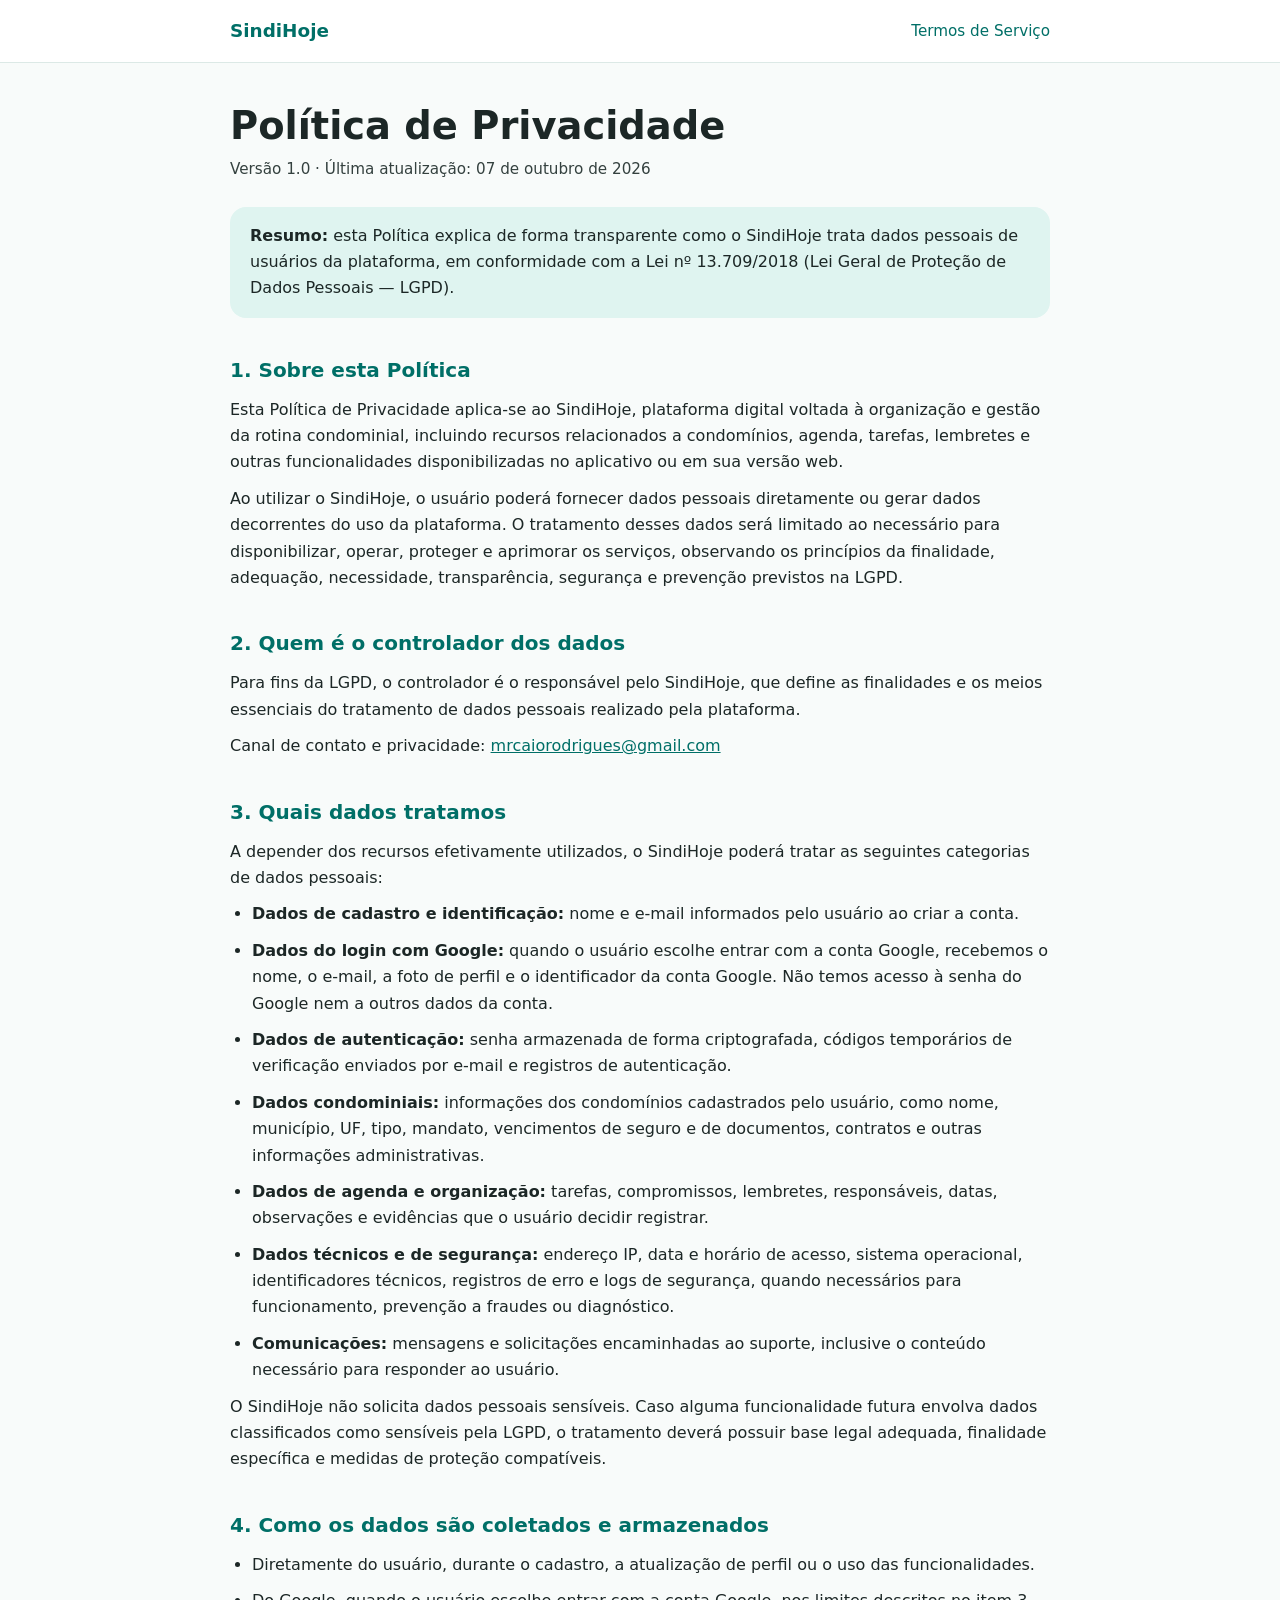
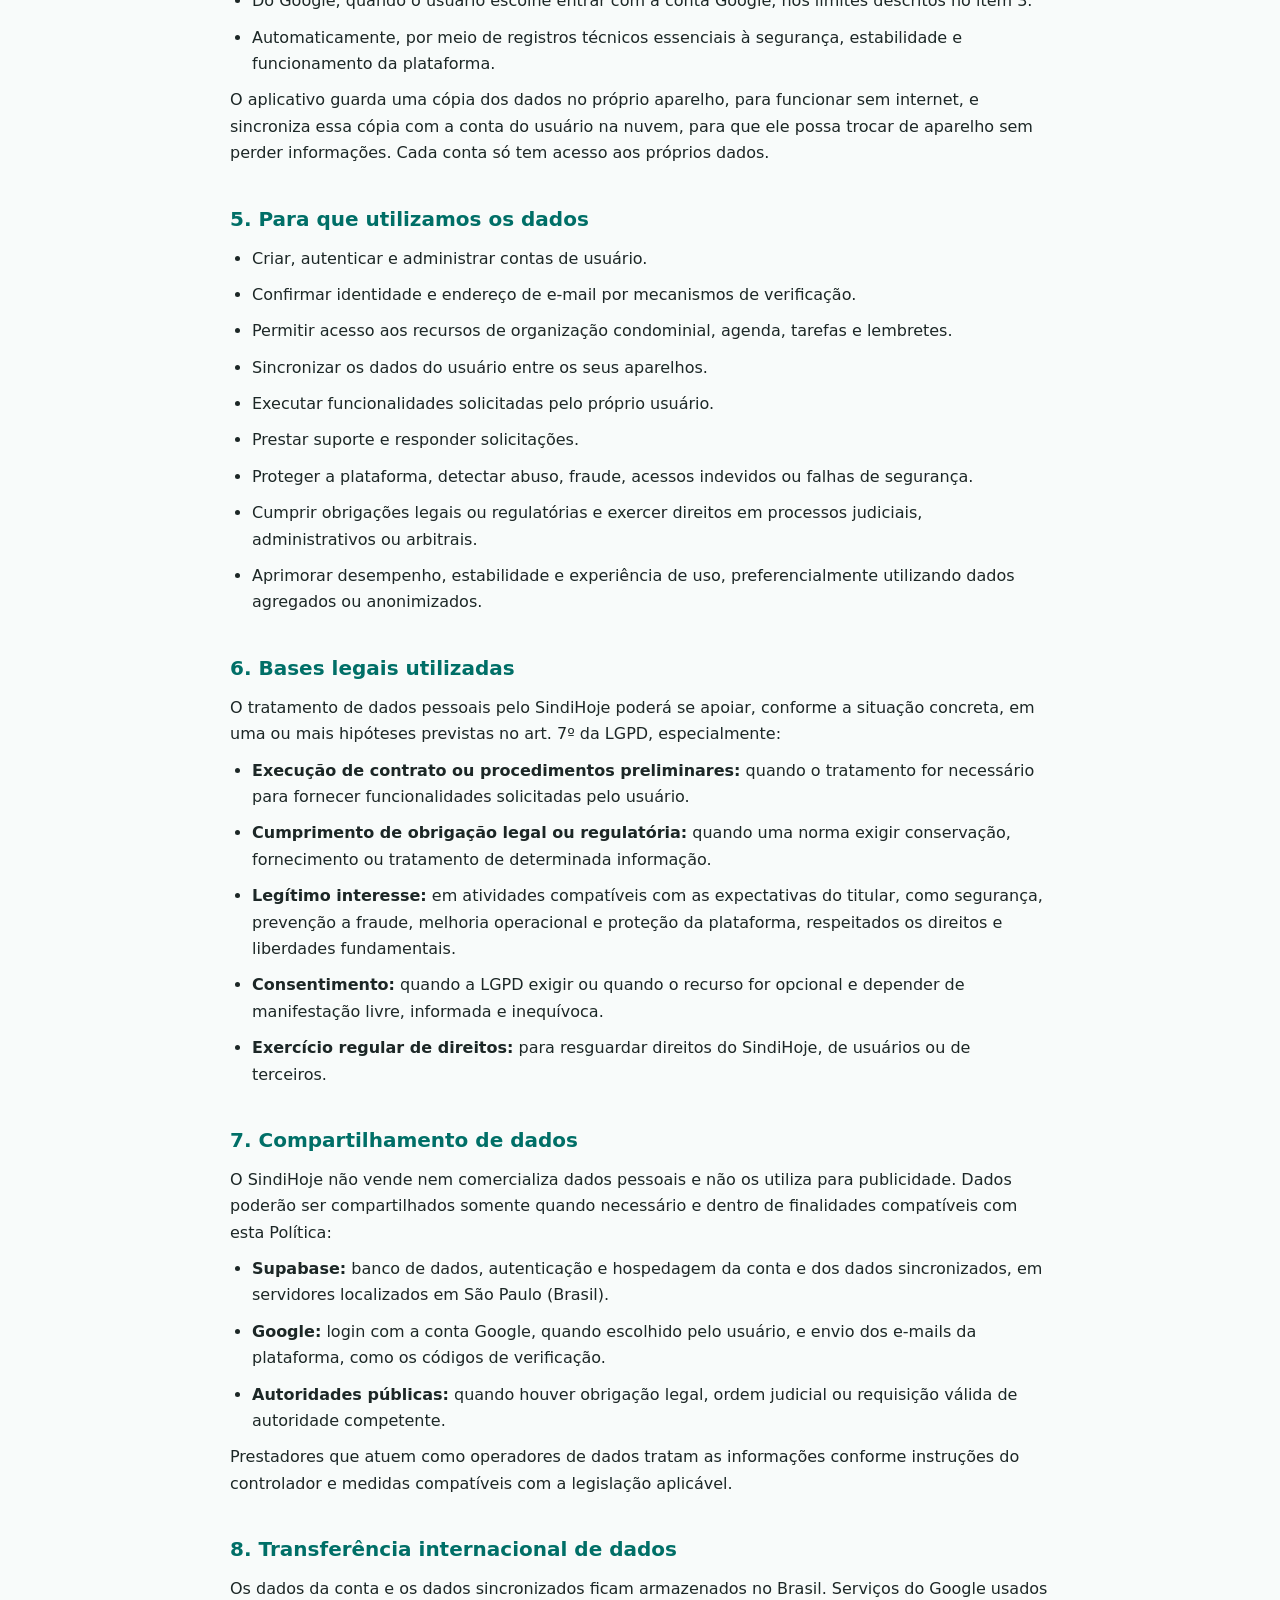
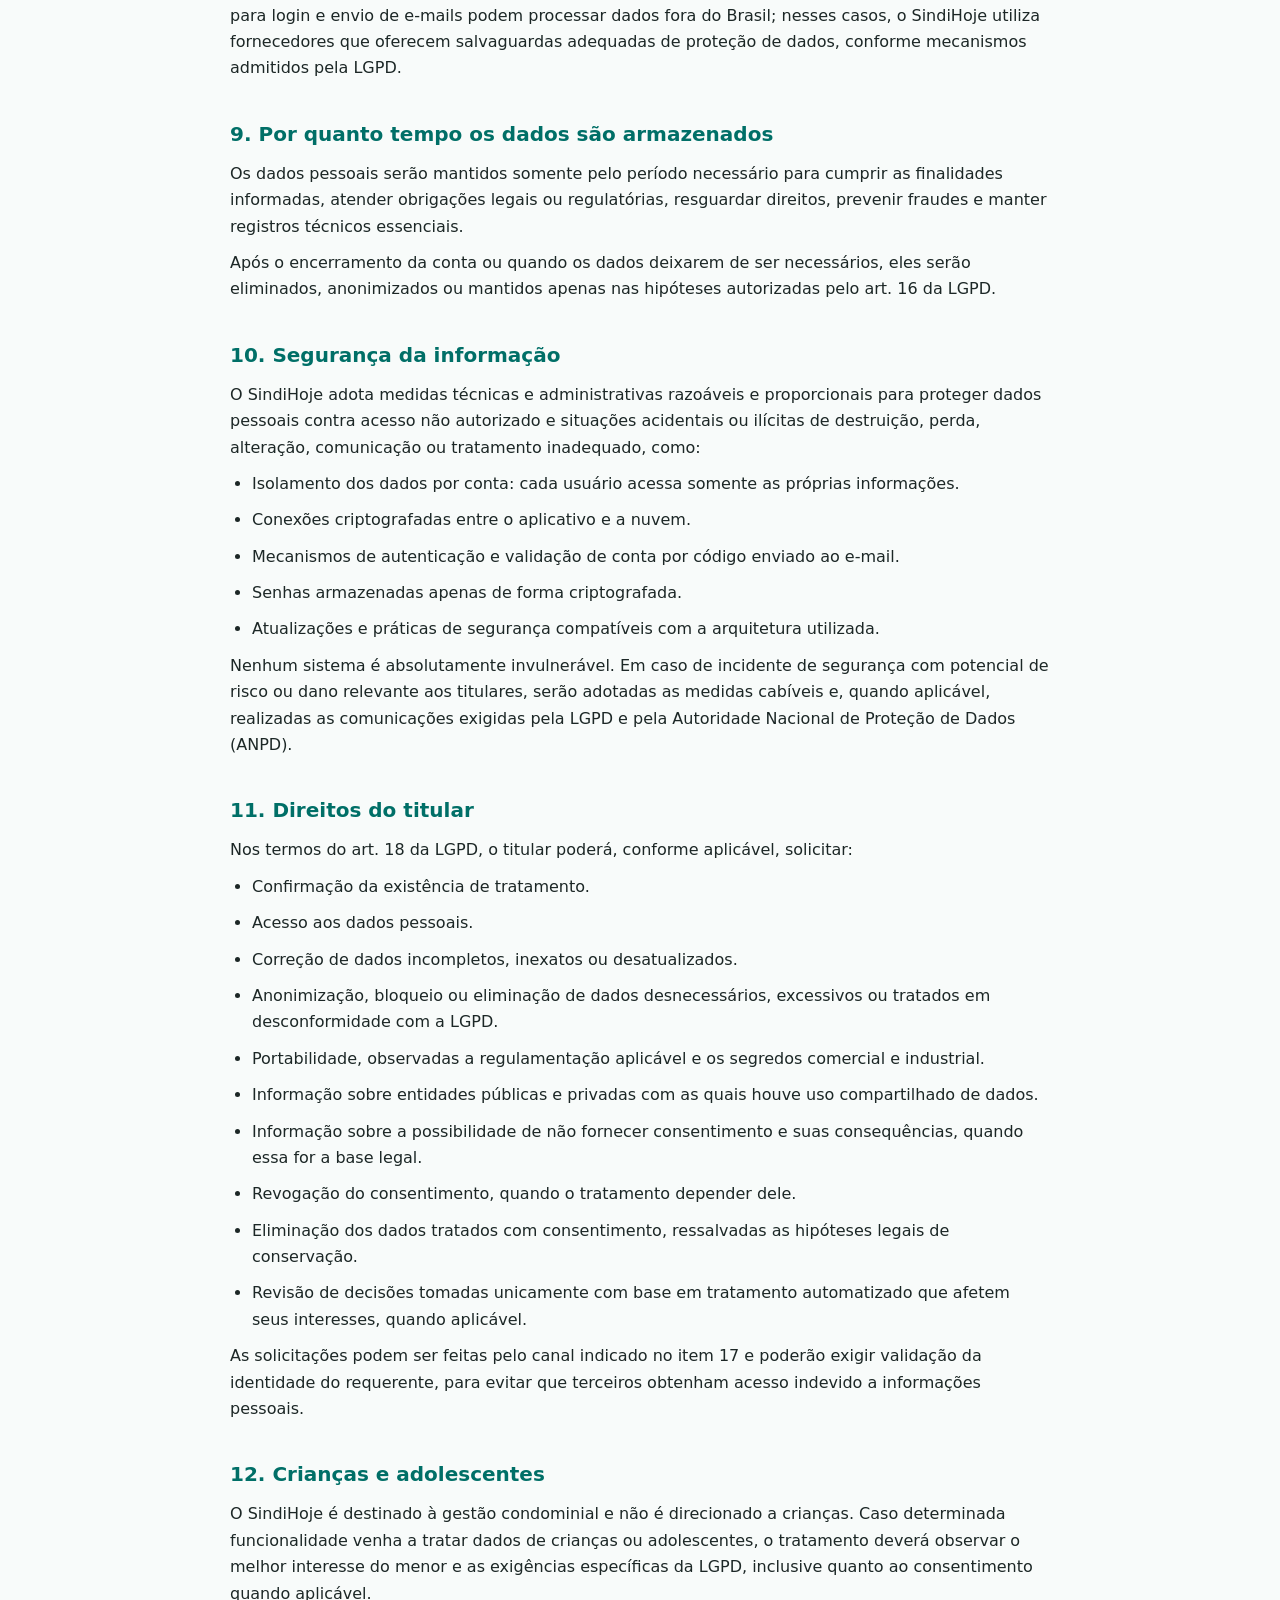
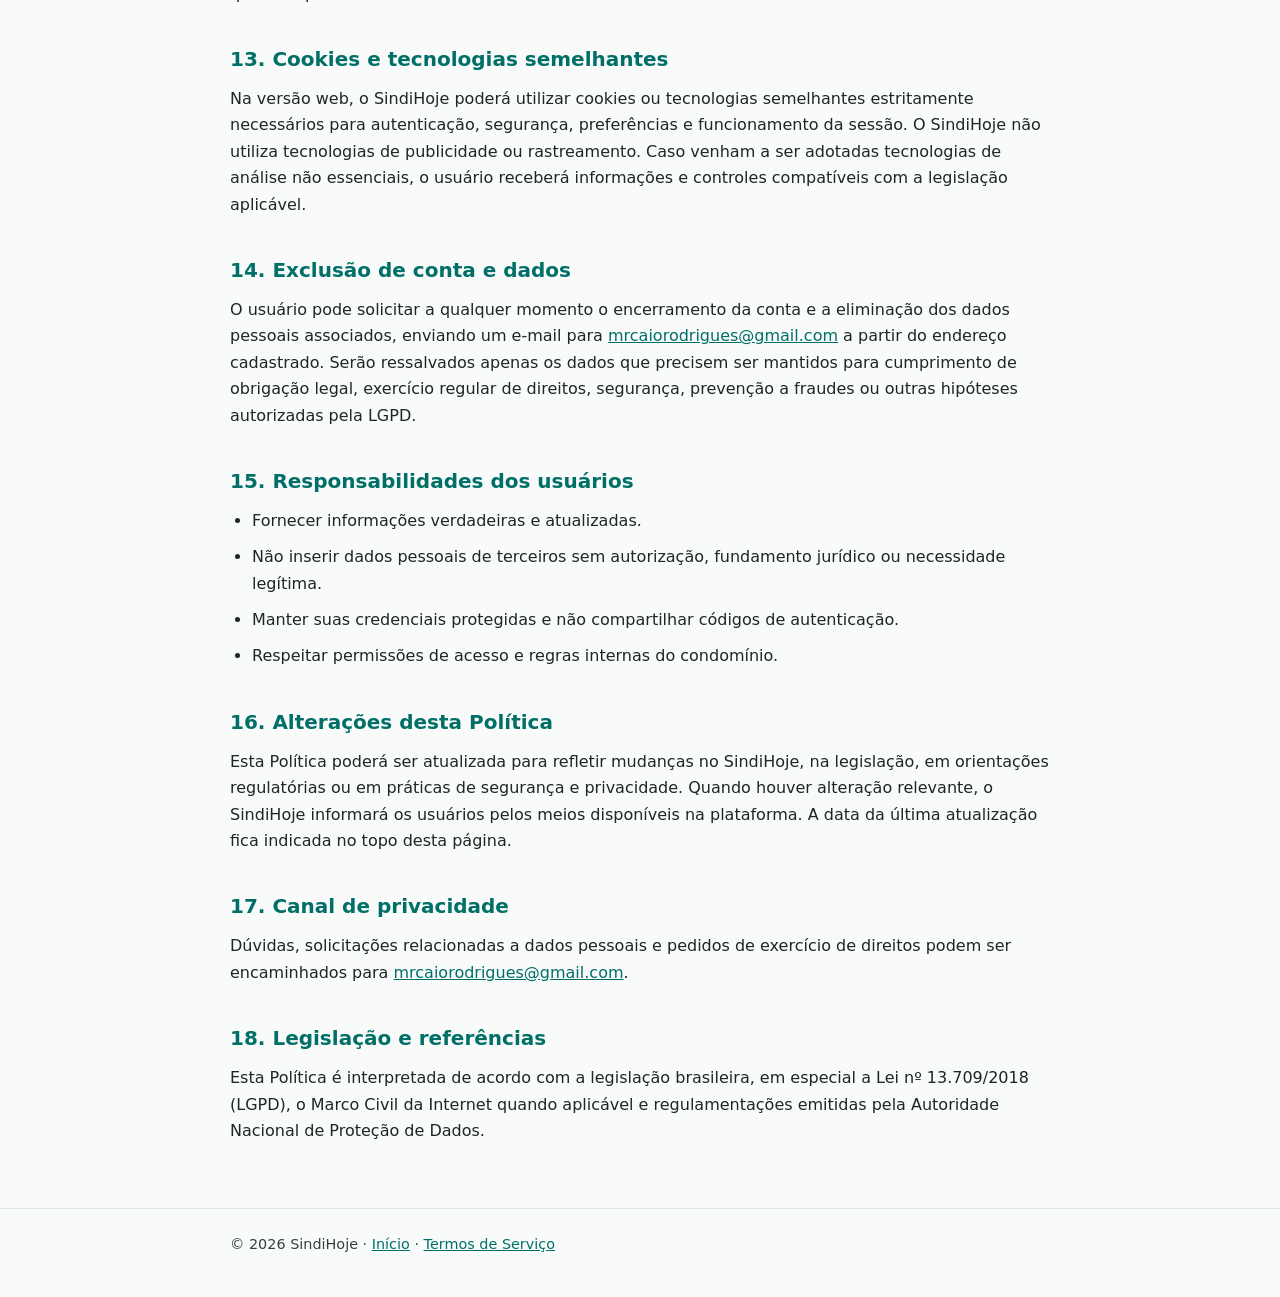
<file: privacidade/index.html>
<!DOCTYPE html>
<html lang="pt-BR">
<head>
  <meta charset="UTF-8" />
  <meta name="viewport" content="width=device-width, initial-scale=1.0" />
  <meta name="theme-color" content="#0F8F83" />
  <title>Política de Privacidade — SindiHoje</title>
  <meta name="description" content="Como o SindiHoje trata os dados pessoais dos usuários, em conformidade com a LGPD." />
  <link rel="stylesheet" href="../legal.css" />
</head>
<body>
  <header>
    <div class="container">
      <a class="brand" href="../">SindiHoje</a>
      <nav>
        <a href="../termos/">Termos de Serviço</a>
      </nav>
    </div>
  </header>

  <main class="container">
    <h1>Política de Privacidade</h1>
    <p class="meta">Versão 1.0 · Última atualização: 07 de outubro de 2026</p>

    <p class="resumo">
      <strong>Resumo:</strong> esta Política explica de forma transparente como o SindiHoje trata dados pessoais de
      usuários da plataforma, em conformidade com a Lei nº 13.709/2018 (Lei Geral de Proteção de Dados Pessoais — LGPD).
    </p>

    <h2>1. Sobre esta Política</h2>
    <p>
      Esta Política de Privacidade aplica-se ao SindiHoje, plataforma digital voltada à organização e gestão da rotina
      condominial, incluindo recursos relacionados a condomínios, agenda, tarefas, lembretes e outras funcionalidades
      disponibilizadas no aplicativo ou em sua versão web.
    </p>
    <p>
      Ao utilizar o SindiHoje, o usuário poderá fornecer dados pessoais diretamente ou gerar dados decorrentes do uso da
      plataforma. O tratamento desses dados será limitado ao necessário para disponibilizar, operar, proteger e aprimorar
      os serviços, observando os princípios da finalidade, adequação, necessidade, transparência, segurança e prevenção
      previstos na LGPD.
    </p>

    <h2>2. Quem é o controlador dos dados</h2>
    <p>
      Para fins da LGPD, o controlador é o responsável pelo SindiHoje, que define as finalidades e os meios essenciais do
      tratamento de dados pessoais realizado pela plataforma.
    </p>
    <p>
      Canal de contato e privacidade: <a href="mailto:mrcaiorodrigues@gmail.com">mrcaiorodrigues@gmail.com</a>
    </p>

    <h2>3. Quais dados tratamos</h2>
    <p>A depender dos recursos efetivamente utilizados, o SindiHoje poderá tratar as seguintes categorias de dados pessoais:</p>
    <ul>
      <li>
        <strong>Dados de cadastro e identificação:</strong> nome e e-mail informados pelo usuário ao criar a conta.
      </li>
      <li>
        <strong>Dados do login com Google:</strong> quando o usuário escolhe entrar com a conta Google, recebemos o nome,
        o e-mail, a foto de perfil e o identificador da conta Google. Não temos acesso à senha do Google nem a outros
        dados da conta.
      </li>
      <li>
        <strong>Dados de autenticação:</strong> senha armazenada de forma criptografada, códigos temporários de
        verificação enviados por e-mail e registros de autenticação.
      </li>
      <li>
        <strong>Dados condominiais:</strong> informações dos condomínios cadastrados pelo usuário, como nome, município,
        UF, tipo, mandato, vencimentos de seguro e de documentos, contratos e outras informações administrativas.
      </li>
      <li>
        <strong>Dados de agenda e organização:</strong> tarefas, compromissos, lembretes, responsáveis, datas,
        observações e evidências que o usuário decidir registrar.
      </li>
      <li>
        <strong>Dados técnicos e de segurança:</strong> endereço IP, data e horário de acesso, sistema operacional,
        identificadores técnicos, registros de erro e logs de segurança, quando necessários para funcionamento,
        prevenção a fraudes ou diagnóstico.
      </li>
      <li>
        <strong>Comunicações:</strong> mensagens e solicitações encaminhadas ao suporte, inclusive o conteúdo necessário
        para responder ao usuário.
      </li>
    </ul>
    <p>
      O SindiHoje não solicita dados pessoais sensíveis. Caso alguma funcionalidade futura envolva dados classificados
      como sensíveis pela LGPD, o tratamento deverá possuir base legal adequada, finalidade específica e medidas de
      proteção compatíveis.
    </p>

    <h2>4. Como os dados são coletados e armazenados</h2>
    <ul>
      <li>Diretamente do usuário, durante o cadastro, a atualização de perfil ou o uso das funcionalidades.</li>
      <li>Do Google, quando o usuário escolhe entrar com a conta Google, nos limites descritos no item 3.</li>
      <li>
        Automaticamente, por meio de registros técnicos essenciais à segurança, estabilidade e funcionamento da
        plataforma.
      </li>
    </ul>
    <p>
      O aplicativo guarda uma cópia dos dados no próprio aparelho, para funcionar sem internet, e sincroniza essa cópia
      com a conta do usuário na nuvem, para que ele possa trocar de aparelho sem perder informações. Cada conta só tem
      acesso aos próprios dados.
    </p>

    <h2>5. Para que utilizamos os dados</h2>
    <ul>
      <li>Criar, autenticar e administrar contas de usuário.</li>
      <li>Confirmar identidade e endereço de e-mail por mecanismos de verificação.</li>
      <li>Permitir acesso aos recursos de organização condominial, agenda, tarefas e lembretes.</li>
      <li>Sincronizar os dados do usuário entre os seus aparelhos.</li>
      <li>Executar funcionalidades solicitadas pelo próprio usuário.</li>
      <li>Prestar suporte e responder solicitações.</li>
      <li>Proteger a plataforma, detectar abuso, fraude, acessos indevidos ou falhas de segurança.</li>
      <li>Cumprir obrigações legais ou regulatórias e exercer direitos em processos judiciais, administrativos ou arbitrais.</li>
      <li>
        Aprimorar desempenho, estabilidade e experiência de uso, preferencialmente utilizando dados agregados ou
        anonimizados.
      </li>
    </ul>

    <h2>6. Bases legais utilizadas</h2>
    <p>
      O tratamento de dados pessoais pelo SindiHoje poderá se apoiar, conforme a situação concreta, em uma ou mais
      hipóteses previstas no art. 7º da LGPD, especialmente:
    </p>
    <ul>
      <li>
        <strong>Execução de contrato ou procedimentos preliminares:</strong> quando o tratamento for necessário para
        fornecer funcionalidades solicitadas pelo usuário.
      </li>
      <li>
        <strong>Cumprimento de obrigação legal ou regulatória:</strong> quando uma norma exigir conservação, fornecimento
        ou tratamento de determinada informação.
      </li>
      <li>
        <strong>Legítimo interesse:</strong> em atividades compatíveis com as expectativas do titular, como segurança,
        prevenção a fraude, melhoria operacional e proteção da plataforma, respeitados os direitos e liberdades
        fundamentais.
      </li>
      <li>
        <strong>Consentimento:</strong> quando a LGPD exigir ou quando o recurso for opcional e depender de manifestação
        livre, informada e inequívoca.
      </li>
      <li><strong>Exercício regular de direitos:</strong> para resguardar direitos do SindiHoje, de usuários ou de terceiros.</li>
    </ul>

    <h2>7. Compartilhamento de dados</h2>
    <p>
      O SindiHoje não vende nem comercializa dados pessoais e não os utiliza para publicidade. Dados poderão ser
      compartilhados somente quando necessário e dentro de finalidades compatíveis com esta Política:
    </p>
    <ul>
      <li>
        <strong>Supabase:</strong> banco de dados, autenticação e hospedagem da conta e dos dados sincronizados, em
        servidores localizados em São Paulo (Brasil).
      </li>
      <li><strong>Google:</strong> login com a conta Google, quando escolhido pelo usuário, e envio dos e-mails da plataforma, como os códigos de verificação.</li>
      <li>
        <strong>Autoridades públicas:</strong> quando houver obrigação legal, ordem judicial ou requisição válida de
        autoridade competente.
      </li>
    </ul>
    <p>
      Prestadores que atuem como operadores de dados tratam as informações conforme instruções do controlador e medidas
      compatíveis com a legislação aplicável.
    </p>

    <h2>8. Transferência internacional de dados</h2>
    <p>
      Os dados da conta e os dados sincronizados ficam armazenados no Brasil. Serviços do Google usados para login e envio
      de e-mails podem processar dados fora do Brasil; nesses casos, o SindiHoje utiliza fornecedores que oferecem
      salvaguardas adequadas de proteção de dados, conforme mecanismos admitidos pela LGPD.
    </p>

    <h2>9. Por quanto tempo os dados são armazenados</h2>
    <p>
      Os dados pessoais serão mantidos somente pelo período necessário para cumprir as finalidades informadas, atender
      obrigações legais ou regulatórias, resguardar direitos, prevenir fraudes e manter registros técnicos essenciais.
    </p>
    <p>
      Após o encerramento da conta ou quando os dados deixarem de ser necessários, eles serão eliminados, anonimizados ou
      mantidos apenas nas hipóteses autorizadas pelo art. 16 da LGPD.
    </p>

    <h2>10. Segurança da informação</h2>
    <p>
      O SindiHoje adota medidas técnicas e administrativas razoáveis e proporcionais para proteger dados pessoais contra
      acesso não autorizado e situações acidentais ou ilícitas de destruição, perda, alteração, comunicação ou tratamento
      inadequado, como:
    </p>
    <ul>
      <li>Isolamento dos dados por conta: cada usuário acessa somente as próprias informações.</li>
      <li>Conexões criptografadas entre o aplicativo e a nuvem.</li>
      <li>Mecanismos de autenticação e validação de conta por código enviado ao e-mail.</li>
      <li>Senhas armazenadas apenas de forma criptografada.</li>
      <li>Atualizações e práticas de segurança compatíveis com a arquitetura utilizada.</li>
    </ul>
    <p>
      Nenhum sistema é absolutamente invulnerável. Em caso de incidente de segurança com potencial de risco ou dano
      relevante aos titulares, serão adotadas as medidas cabíveis e, quando aplicável, realizadas as comunicações exigidas
      pela LGPD e pela Autoridade Nacional de Proteção de Dados (ANPD).
    </p>

    <h2>11. Direitos do titular</h2>
    <p>Nos termos do art. 18 da LGPD, o titular poderá, conforme aplicável, solicitar:</p>
    <ul>
      <li>Confirmação da existência de tratamento.</li>
      <li>Acesso aos dados pessoais.</li>
      <li>Correção de dados incompletos, inexatos ou desatualizados.</li>
      <li>
        Anonimização, bloqueio ou eliminação de dados desnecessários, excessivos ou tratados em desconformidade com a
        LGPD.
      </li>
      <li>Portabilidade, observadas a regulamentação aplicável e os segredos comercial e industrial.</li>
      <li>Informação sobre entidades públicas e privadas com as quais houve uso compartilhado de dados.</li>
      <li>
        Informação sobre a possibilidade de não fornecer consentimento e suas consequências, quando essa for a base legal.
      </li>
      <li>Revogação do consentimento, quando o tratamento depender dele.</li>
      <li>Eliminação dos dados tratados com consentimento, ressalvadas as hipóteses legais de conservação.</li>
      <li>
        Revisão de decisões tomadas unicamente com base em tratamento automatizado que afetem seus interesses, quando
        aplicável.
      </li>
    </ul>
    <p>
      As solicitações podem ser feitas pelo canal indicado no item 17 e poderão exigir validação da identidade do
      requerente, para evitar que terceiros obtenham acesso indevido a informações pessoais.
    </p>

    <h2>12. Crianças e adolescentes</h2>
    <p>
      O SindiHoje é destinado à gestão condominial e não é direcionado a crianças. Caso determinada funcionalidade venha a
      tratar dados de crianças ou adolescentes, o tratamento deverá observar o melhor interesse do menor e as exigências
      específicas da LGPD, inclusive quanto ao consentimento quando aplicável.
    </p>

    <h2>13. Cookies e tecnologias semelhantes</h2>
    <p>
      Na versão web, o SindiHoje poderá utilizar cookies ou tecnologias semelhantes estritamente necessários para
      autenticação, segurança, preferências e funcionamento da sessão. O SindiHoje não utiliza tecnologias de publicidade
      ou rastreamento. Caso venham a ser adotadas tecnologias de análise não essenciais, o usuário receberá informações e
      controles compatíveis com a legislação aplicável.
    </p>

    <h2>14. Exclusão de conta e dados</h2>
    <p>
      O usuário pode solicitar a qualquer momento o encerramento da conta e a eliminação dos dados pessoais associados,
      enviando um e-mail para <a href="mailto:mrcaiorodrigues@gmail.com">mrcaiorodrigues@gmail.com</a> a partir do
      endereço cadastrado. Serão ressalvados apenas os dados que precisem ser mantidos para cumprimento de obrigação legal,
      exercício regular de direitos, segurança, prevenção a fraudes ou outras hipóteses autorizadas pela LGPD.
    </p>

    <h2>15. Responsabilidades dos usuários</h2>
    <ul>
      <li>Fornecer informações verdadeiras e atualizadas.</li>
      <li>Não inserir dados pessoais de terceiros sem autorização, fundamento jurídico ou necessidade legítima.</li>
      <li>Manter suas credenciais protegidas e não compartilhar códigos de autenticação.</li>
      <li>Respeitar permissões de acesso e regras internas do condomínio.</li>
    </ul>

    <h2>16. Alterações desta Política</h2>
    <p>
      Esta Política poderá ser atualizada para refletir mudanças no SindiHoje, na legislação, em orientações regulatórias
      ou em práticas de segurança e privacidade. Quando houver alteração relevante, o SindiHoje informará os usuários pelos
      meios disponíveis na plataforma. A data da última atualização fica indicada no topo desta página.
    </p>

    <h2>17. Canal de privacidade</h2>
    <p>
      Dúvidas, solicitações relacionadas a dados pessoais e pedidos de exercício de direitos podem ser encaminhados para
      <a href="mailto:mrcaiorodrigues@gmail.com">mrcaiorodrigues@gmail.com</a>.
    </p>

    <h2>18. Legislação e referências</h2>
    <p>
      Esta Política é interpretada de acordo com a legislação brasileira, em especial a Lei nº 13.709/2018 (LGPD), o Marco
      Civil da Internet quando aplicável e regulamentações emitidas pela Autoridade Nacional de Proteção de Dados.
    </p>
  </main>

  <footer>
    <div class="container">
      © 2026 SindiHoje · <a href="../">Início</a> · <a href="../termos/">Termos de Serviço</a>
    </div>
  </footer>
</body>
</html>
</file>
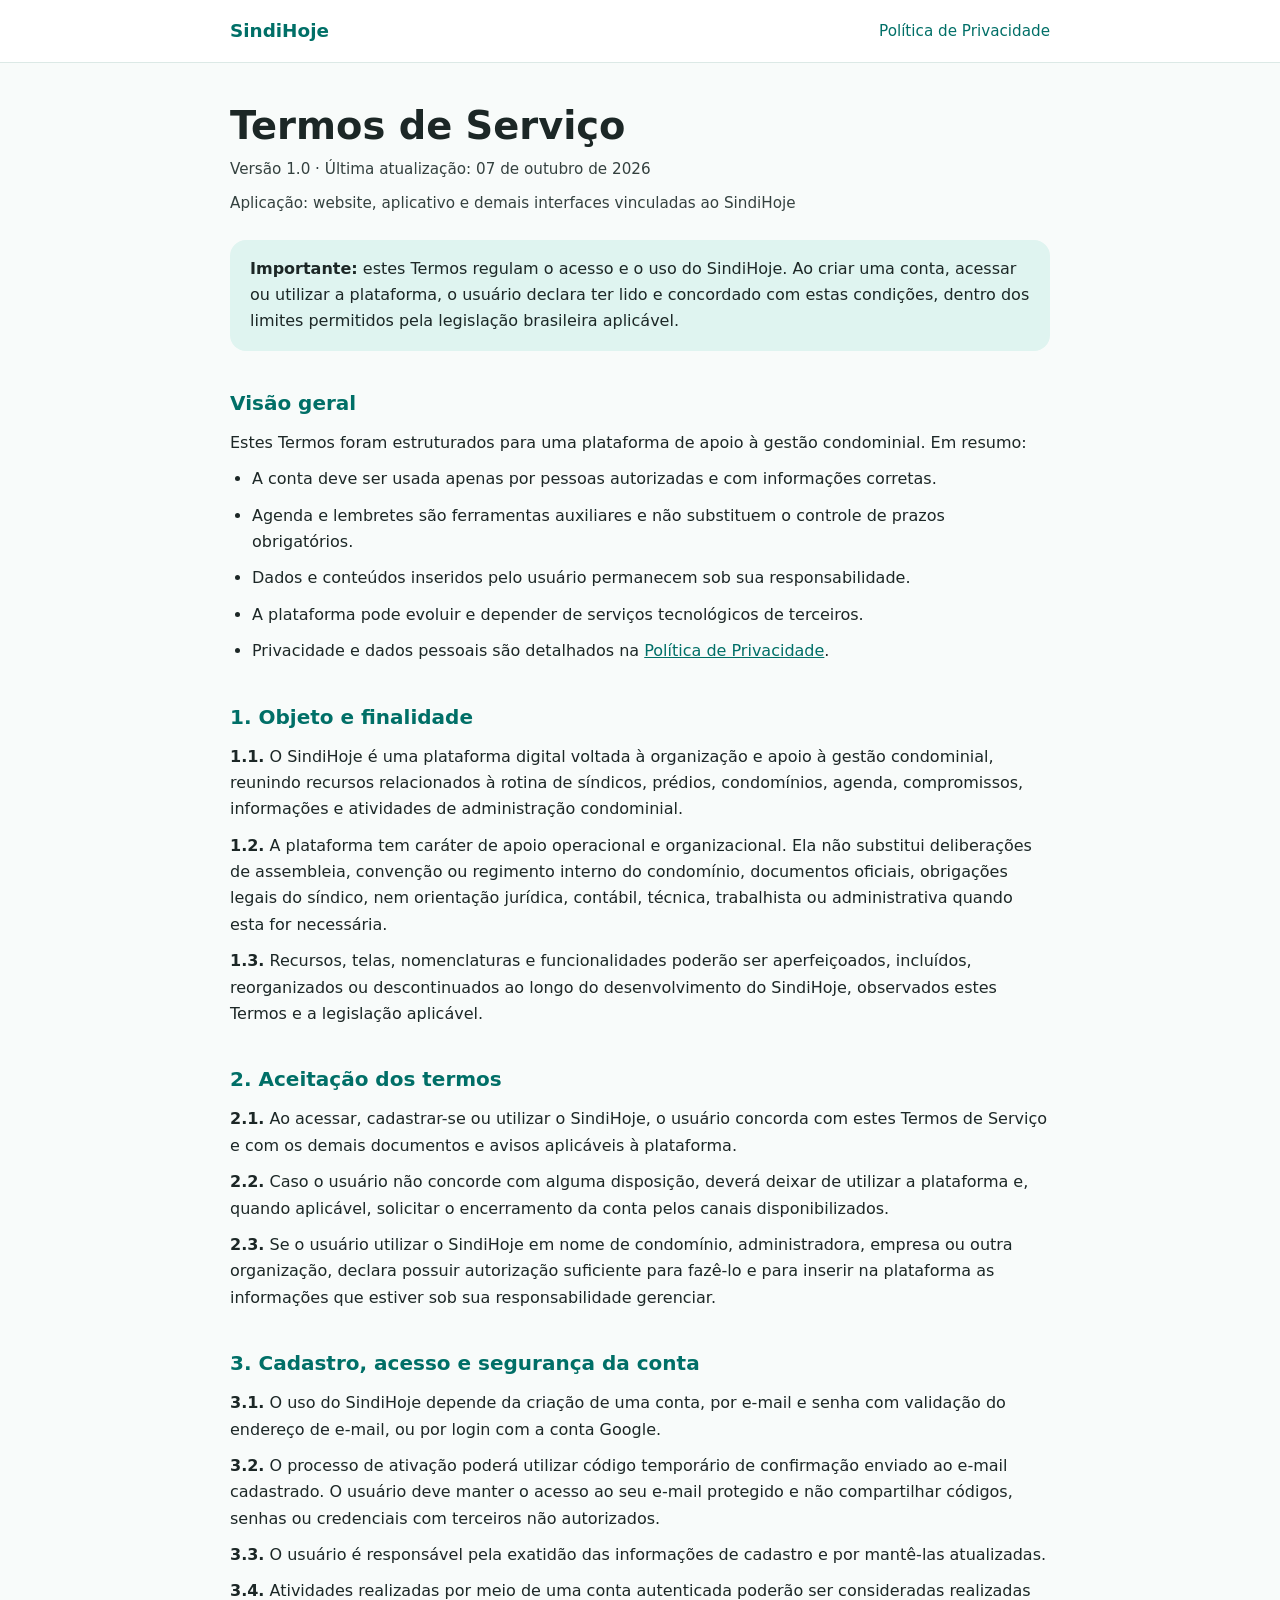
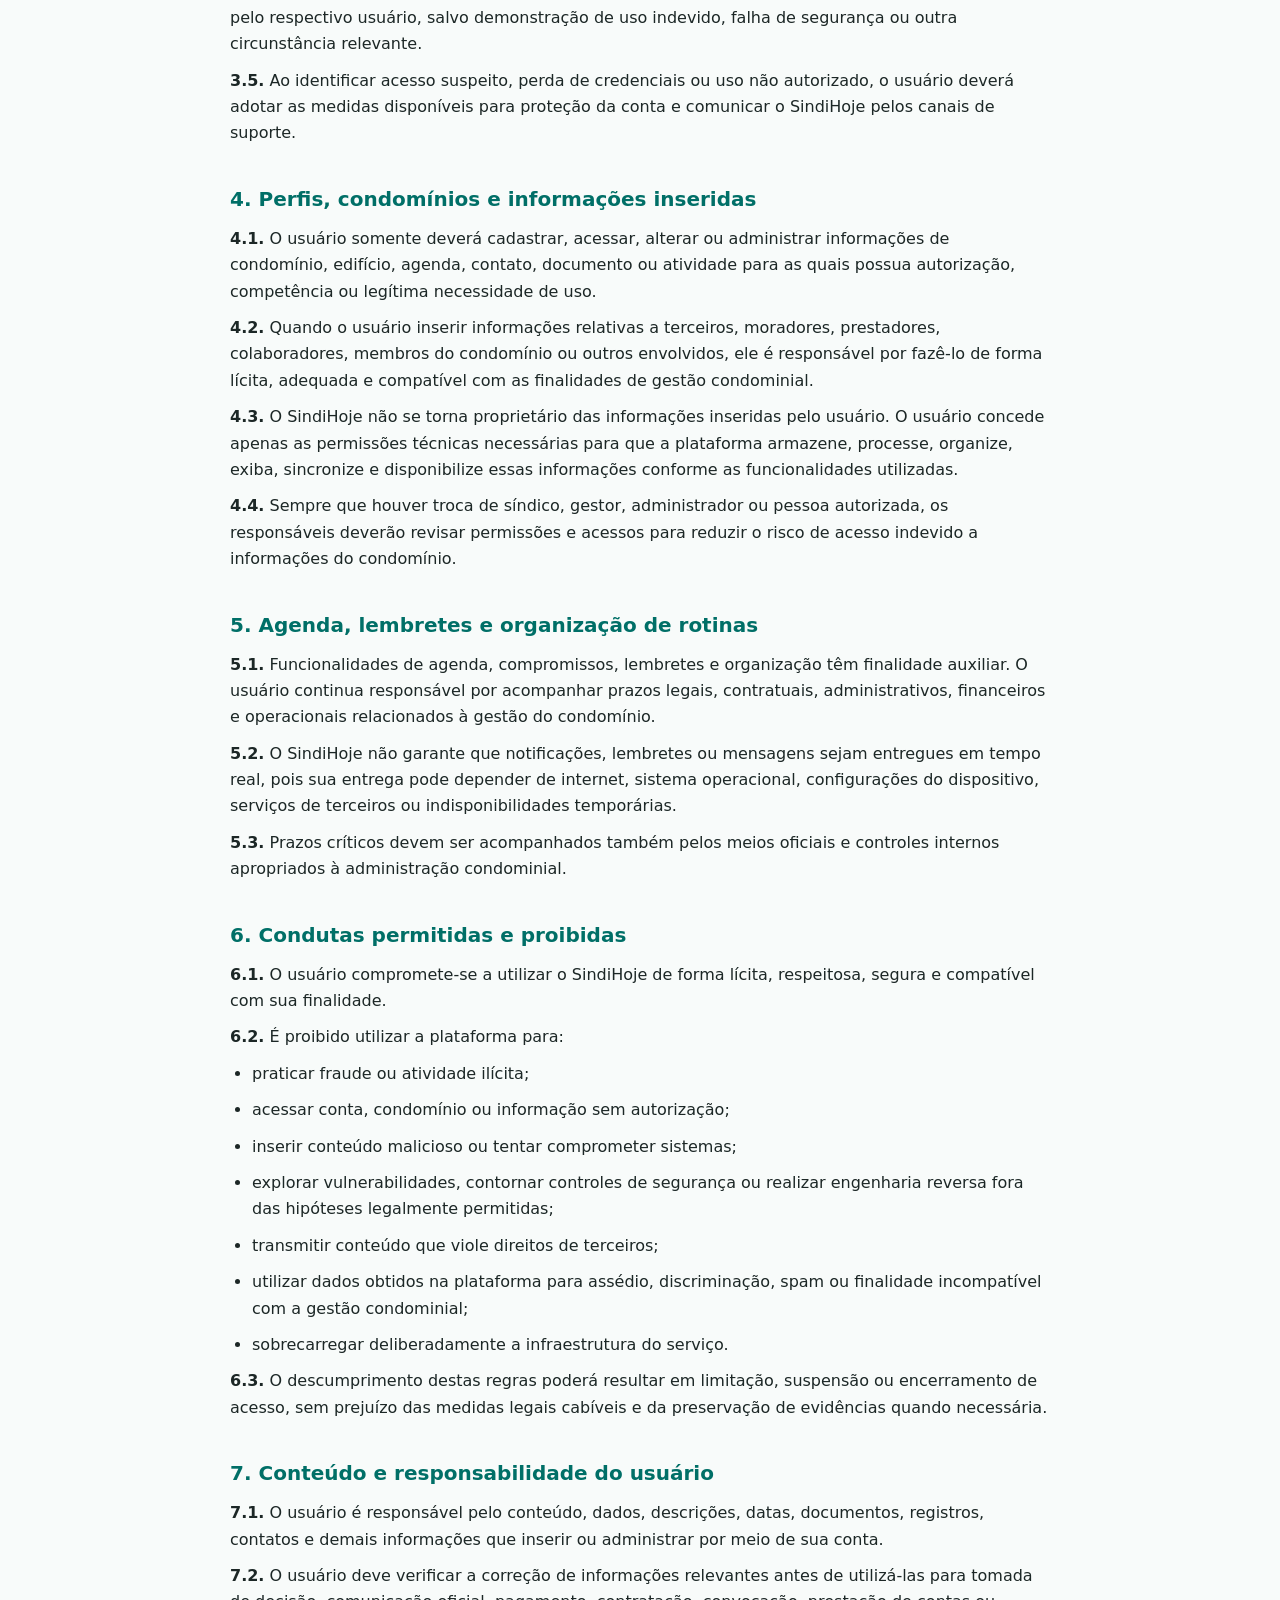
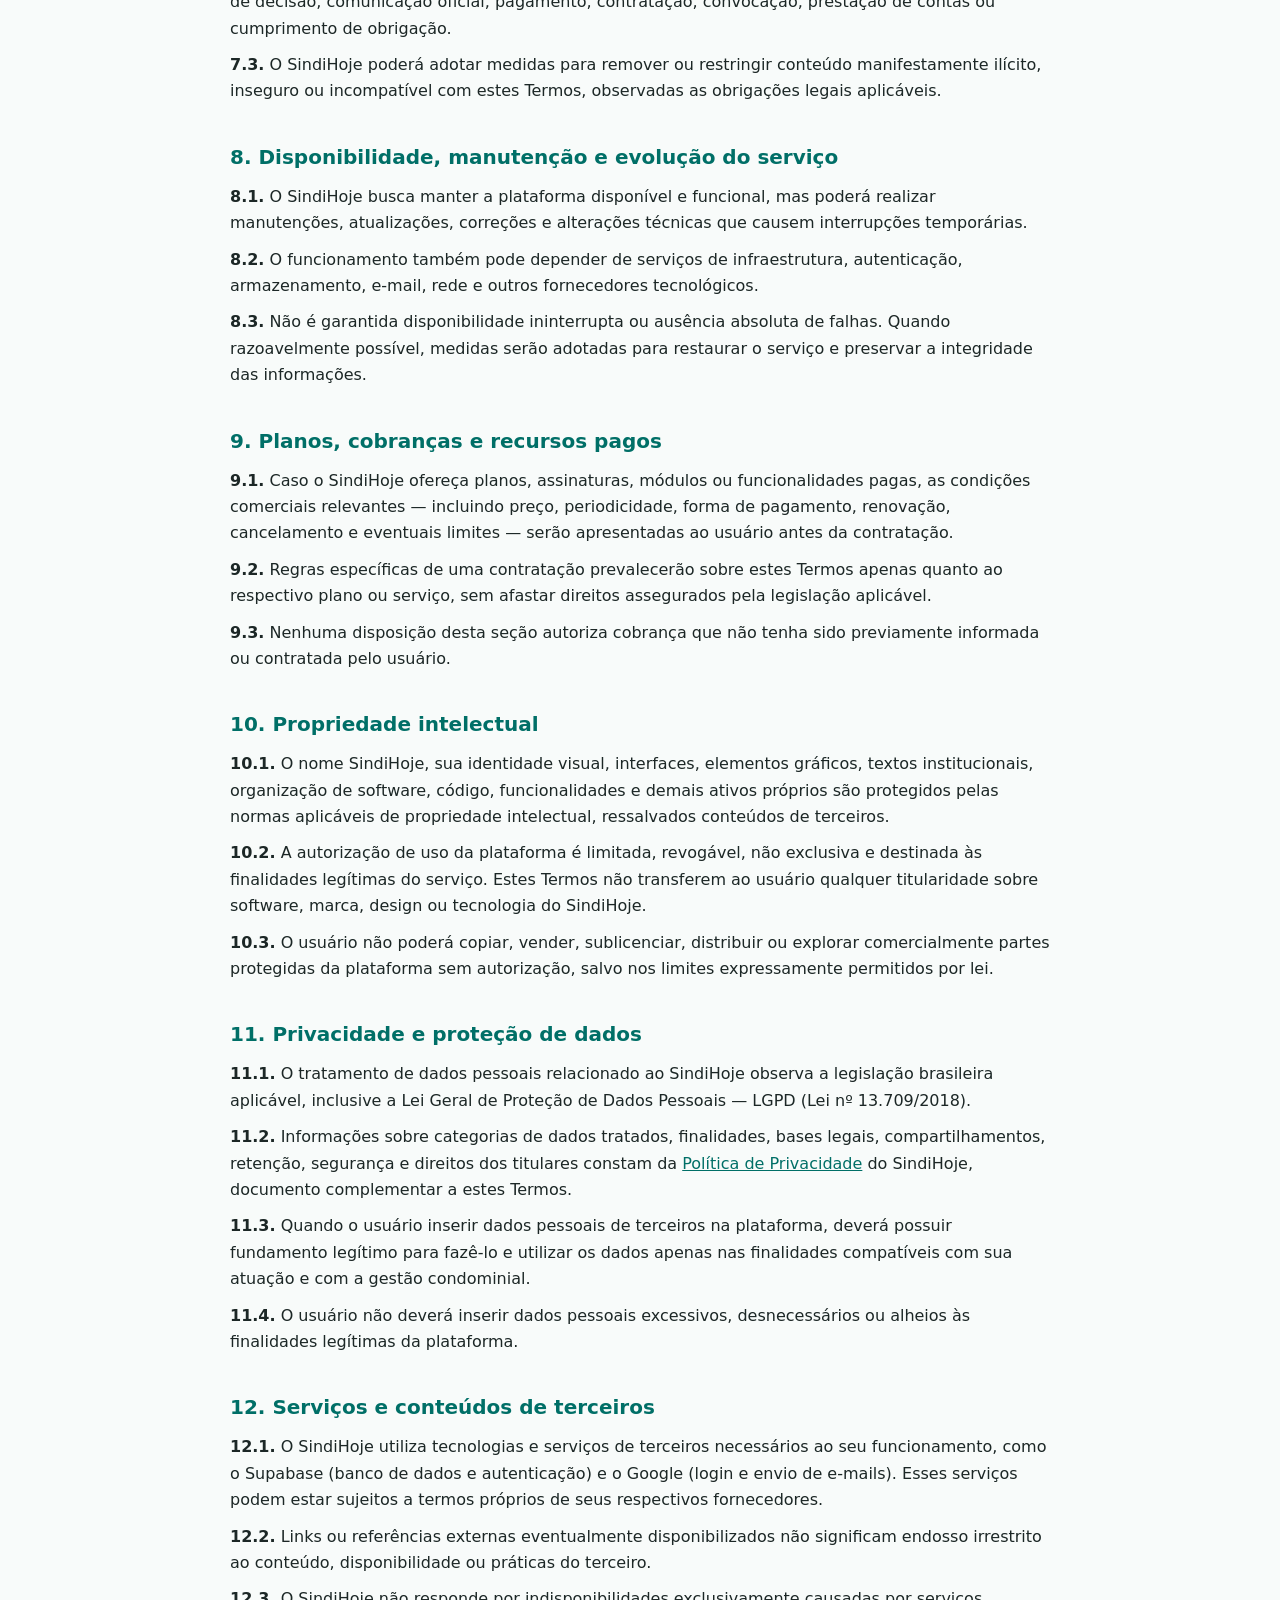
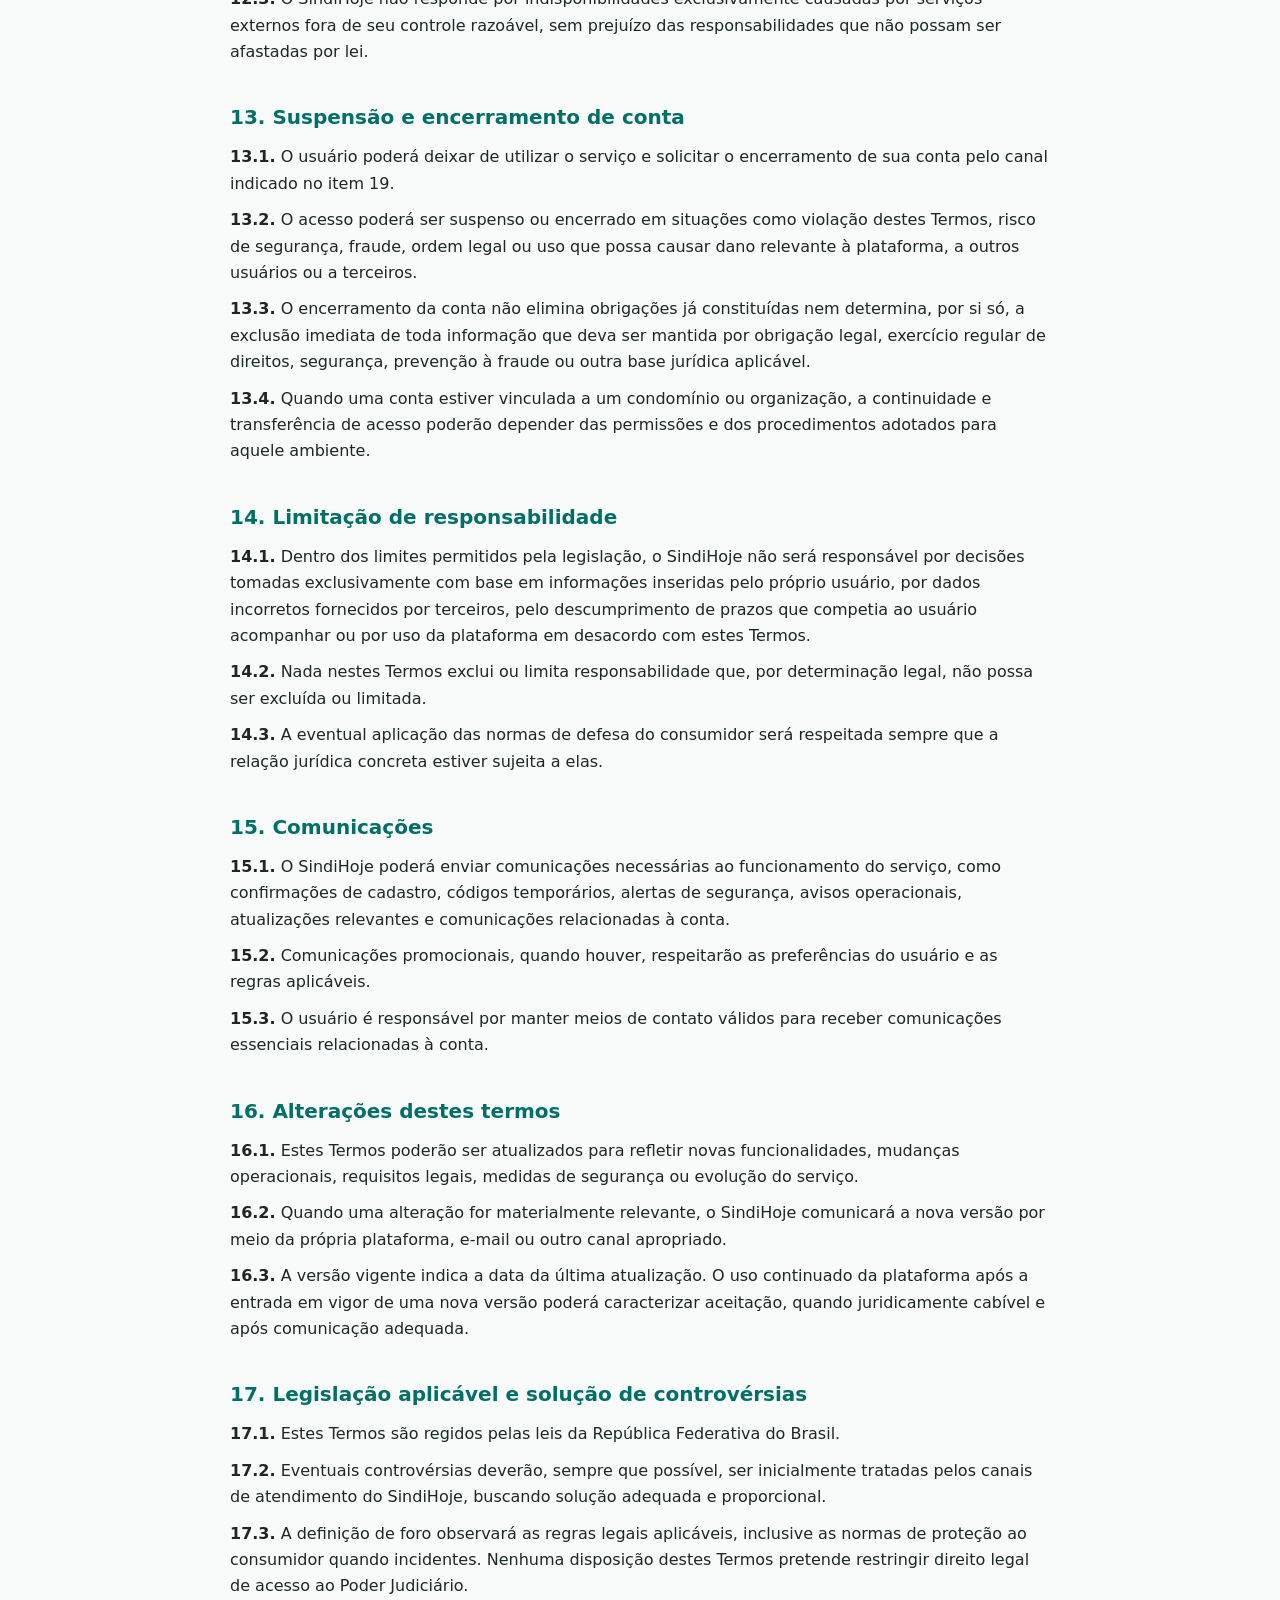
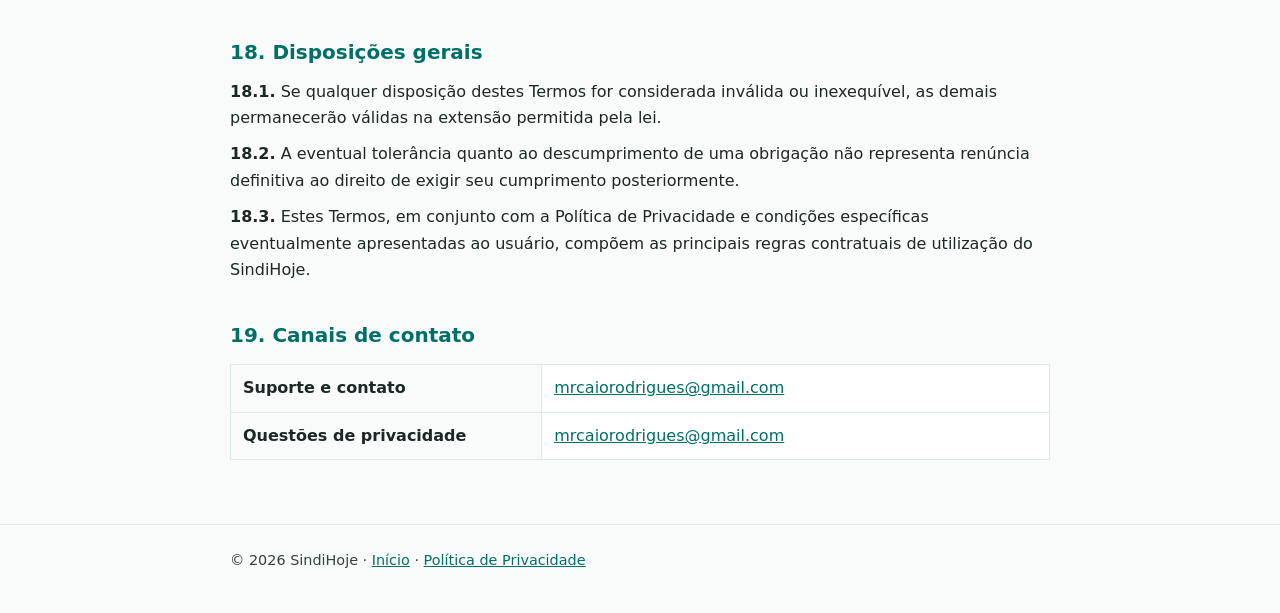
<file: termos/index.html>
<!DOCTYPE html>
<html lang="pt-BR">
<head>
  <meta charset="UTF-8" />
  <meta name="viewport" content="width=device-width, initial-scale=1.0" />
  <meta name="theme-color" content="#0F8F83" />
  <title>Termos de Serviço — SindiHoje</title>
  <meta name="description" content="Regras de uso da plataforma SindiHoje." />
  <link rel="stylesheet" href="../legal.css" />
</head>
<body>
  <header>
    <div class="container">
      <a class="brand" href="../">SindiHoje</a>
      <nav>
        <a href="../privacidade/">Política de Privacidade</a>
      </nav>
    </div>
  </header>

  <main class="container">
    <h1>Termos de Serviço</h1>
    <p class="meta">Versão 1.0 · Última atualização: 07 de outubro de 2026</p>
    <p class="meta">Aplicação: website, aplicativo e demais interfaces vinculadas ao SindiHoje</p>

    <p class="resumo">
      <strong>Importante:</strong> estes Termos regulam o acesso e o uso do SindiHoje. Ao criar uma conta, acessar ou
      utilizar a plataforma, o usuário declara ter lido e concordado com estas condições, dentro dos limites permitidos
      pela legislação brasileira aplicável.
    </p>

    <h2>Visão geral</h2>
    <p>Estes Termos foram estruturados para uma plataforma de apoio à gestão condominial. Em resumo:</p>
    <ul>
      <li>A conta deve ser usada apenas por pessoas autorizadas e com informações corretas.</li>
      <li>Agenda e lembretes são ferramentas auxiliares e não substituem o controle de prazos obrigatórios.</li>
      <li>Dados e conteúdos inseridos pelo usuário permanecem sob sua responsabilidade.</li>
      <li>A plataforma pode evoluir e depender de serviços tecnológicos de terceiros.</li>
      <li>
        Privacidade e dados pessoais são detalhados na <a href="../privacidade/">Política de Privacidade</a>.
      </li>
    </ul>

    <h2>1. Objeto e finalidade</h2>
    <p>
      <strong>1.1.</strong> O SindiHoje é uma plataforma digital voltada à organização e apoio à gestão condominial,
      reunindo recursos relacionados à rotina de síndicos, prédios, condomínios, agenda, compromissos, informações e
      atividades de administração condominial.
    </p>
    <p>
      <strong>1.2.</strong> A plataforma tem caráter de apoio operacional e organizacional. Ela não substitui deliberações
      de assembleia, convenção ou regimento interno do condomínio, documentos oficiais, obrigações legais do síndico, nem
      orientação jurídica, contábil, técnica, trabalhista ou administrativa quando esta for necessária.
    </p>
    <p>
      <strong>1.3.</strong> Recursos, telas, nomenclaturas e funcionalidades poderão ser aperfeiçoados, incluídos,
      reorganizados ou descontinuados ao longo do desenvolvimento do SindiHoje, observados estes Termos e a legislação
      aplicável.
    </p>

    <h2>2. Aceitação dos termos</h2>
    <p>
      <strong>2.1.</strong> Ao acessar, cadastrar-se ou utilizar o SindiHoje, o usuário concorda com estes Termos de
      Serviço e com os demais documentos e avisos aplicáveis à plataforma.
    </p>
    <p>
      <strong>2.2.</strong> Caso o usuário não concorde com alguma disposição, deverá deixar de utilizar a plataforma e,
      quando aplicável, solicitar o encerramento da conta pelos canais disponibilizados.
    </p>
    <p>
      <strong>2.3.</strong> Se o usuário utilizar o SindiHoje em nome de condomínio, administradora, empresa ou outra
      organização, declara possuir autorização suficiente para fazê-lo e para inserir na plataforma as informações que
      estiver sob sua responsabilidade gerenciar.
    </p>

    <h2>3. Cadastro, acesso e segurança da conta</h2>
    <p>
      <strong>3.1.</strong> O uso do SindiHoje depende da criação de uma conta, por e-mail e senha com validação do
      endereço de e-mail, ou por login com a conta Google.
    </p>
    <p>
      <strong>3.2.</strong> O processo de ativação poderá utilizar código temporário de confirmação enviado ao e-mail
      cadastrado. O usuário deve manter o acesso ao seu e-mail protegido e não compartilhar códigos, senhas ou credenciais
      com terceiros não autorizados.
    </p>
    <p>
      <strong>3.3.</strong> O usuário é responsável pela exatidão das informações de cadastro e por mantê-las atualizadas.
    </p>
    <p>
      <strong>3.4.</strong> Atividades realizadas por meio de uma conta autenticada poderão ser consideradas realizadas
      pelo respectivo usuário, salvo demonstração de uso indevido, falha de segurança ou outra circunstância relevante.
    </p>
    <p>
      <strong>3.5.</strong> Ao identificar acesso suspeito, perda de credenciais ou uso não autorizado, o usuário deverá
      adotar as medidas disponíveis para proteção da conta e comunicar o SindiHoje pelos canais de suporte.
    </p>

    <h2>4. Perfis, condomínios e informações inseridas</h2>
    <p>
      <strong>4.1.</strong> O usuário somente deverá cadastrar, acessar, alterar ou administrar informações de condomínio,
      edifício, agenda, contato, documento ou atividade para as quais possua autorização, competência ou legítima
      necessidade de uso.
    </p>
    <p>
      <strong>4.2.</strong> Quando o usuário inserir informações relativas a terceiros, moradores, prestadores,
      colaboradores, membros do condomínio ou outros envolvidos, ele é responsável por fazê-lo de forma lícita, adequada e
      compatível com as finalidades de gestão condominial.
    </p>
    <p>
      <strong>4.3.</strong> O SindiHoje não se torna proprietário das informações inseridas pelo usuário. O usuário
      concede apenas as permissões técnicas necessárias para que a plataforma armazene, processe, organize, exiba,
      sincronize e disponibilize essas informações conforme as funcionalidades utilizadas.
    </p>
    <p>
      <strong>4.4.</strong> Sempre que houver troca de síndico, gestor, administrador ou pessoa autorizada, os
      responsáveis deverão revisar permissões e acessos para reduzir o risco de acesso indevido a informações do
      condomínio.
    </p>

    <h2>5. Agenda, lembretes e organização de rotinas</h2>
    <p>
      <strong>5.1.</strong> Funcionalidades de agenda, compromissos, lembretes e organização têm finalidade auxiliar. O
      usuário continua responsável por acompanhar prazos legais, contratuais, administrativos, financeiros e operacionais
      relacionados à gestão do condomínio.
    </p>
    <p>
      <strong>5.2.</strong> O SindiHoje não garante que notificações, lembretes ou mensagens sejam entregues em tempo
      real, pois sua entrega pode depender de internet, sistema operacional, configurações do dispositivo, serviços de
      terceiros ou indisponibilidades temporárias.
    </p>
    <p>
      <strong>5.3.</strong> Prazos críticos devem ser acompanhados também pelos meios oficiais e controles internos
      apropriados à administração condominial.
    </p>

    <h2>6. Condutas permitidas e proibidas</h2>
    <p>
      <strong>6.1.</strong> O usuário compromete-se a utilizar o SindiHoje de forma lícita, respeitosa, segura e
      compatível com sua finalidade.
    </p>
    <p><strong>6.2.</strong> É proibido utilizar a plataforma para:</p>
    <ul>
      <li>praticar fraude ou atividade ilícita;</li>
      <li>acessar conta, condomínio ou informação sem autorização;</li>
      <li>inserir conteúdo malicioso ou tentar comprometer sistemas;</li>
      <li>
        explorar vulnerabilidades, contornar controles de segurança ou realizar engenharia reversa fora das hipóteses
        legalmente permitidas;
      </li>
      <li>transmitir conteúdo que viole direitos de terceiros;</li>
      <li>
        utilizar dados obtidos na plataforma para assédio, discriminação, spam ou finalidade incompatível com a gestão
        condominial;
      </li>
      <li>sobrecarregar deliberadamente a infraestrutura do serviço.</li>
    </ul>
    <p>
      <strong>6.3.</strong> O descumprimento destas regras poderá resultar em limitação, suspensão ou encerramento de
      acesso, sem prejuízo das medidas legais cabíveis e da preservação de evidências quando necessária.
    </p>

    <h2>7. Conteúdo e responsabilidade do usuário</h2>
    <p>
      <strong>7.1.</strong> O usuário é responsável pelo conteúdo, dados, descrições, datas, documentos, registros,
      contatos e demais informações que inserir ou administrar por meio de sua conta.
    </p>
    <p>
      <strong>7.2.</strong> O usuário deve verificar a correção de informações relevantes antes de utilizá-las para tomada
      de decisão, comunicação oficial, pagamento, contratação, convocação, prestação de contas ou cumprimento de
      obrigação.
    </p>
    <p>
      <strong>7.3.</strong> O SindiHoje poderá adotar medidas para remover ou restringir conteúdo manifestamente ilícito,
      inseguro ou incompatível com estes Termos, observadas as obrigações legais aplicáveis.
    </p>

    <h2>8. Disponibilidade, manutenção e evolução do serviço</h2>
    <p>
      <strong>8.1.</strong> O SindiHoje busca manter a plataforma disponível e funcional, mas poderá realizar manutenções,
      atualizações, correções e alterações técnicas que causem interrupções temporárias.
    </p>
    <p>
      <strong>8.2.</strong> O funcionamento também pode depender de serviços de infraestrutura, autenticação,
      armazenamento, e-mail, rede e outros fornecedores tecnológicos.
    </p>
    <p>
      <strong>8.3.</strong> Não é garantida disponibilidade ininterrupta ou ausência absoluta de falhas. Quando
      razoavelmente possível, medidas serão adotadas para restaurar o serviço e preservar a integridade das informações.
    </p>

    <h2>9. Planos, cobranças e recursos pagos</h2>
    <p>
      <strong>9.1.</strong> Caso o SindiHoje ofereça planos, assinaturas, módulos ou funcionalidades pagas, as condições
      comerciais relevantes — incluindo preço, periodicidade, forma de pagamento, renovação, cancelamento e eventuais
      limites — serão apresentadas ao usuário antes da contratação.
    </p>
    <p>
      <strong>9.2.</strong> Regras específicas de uma contratação prevalecerão sobre estes Termos apenas quanto ao
      respectivo plano ou serviço, sem afastar direitos assegurados pela legislação aplicável.
    </p>
    <p>
      <strong>9.3.</strong> Nenhuma disposição desta seção autoriza cobrança que não tenha sido previamente informada ou
      contratada pelo usuário.
    </p>

    <h2>10. Propriedade intelectual</h2>
    <p>
      <strong>10.1.</strong> O nome SindiHoje, sua identidade visual, interfaces, elementos gráficos, textos
      institucionais, organização de software, código, funcionalidades e demais ativos próprios são protegidos pelas normas
      aplicáveis de propriedade intelectual, ressalvados conteúdos de terceiros.
    </p>
    <p>
      <strong>10.2.</strong> A autorização de uso da plataforma é limitada, revogável, não exclusiva e destinada às
      finalidades legítimas do serviço. Estes Termos não transferem ao usuário qualquer titularidade sobre software, marca,
      design ou tecnologia do SindiHoje.
    </p>
    <p>
      <strong>10.3.</strong> O usuário não poderá copiar, vender, sublicenciar, distribuir ou explorar comercialmente
      partes protegidas da plataforma sem autorização, salvo nos limites expressamente permitidos por lei.
    </p>

    <h2>11. Privacidade e proteção de dados</h2>
    <p>
      <strong>11.1.</strong> O tratamento de dados pessoais relacionado ao SindiHoje observa a legislação brasileira
      aplicável, inclusive a Lei Geral de Proteção de Dados Pessoais — LGPD (Lei nº 13.709/2018).
    </p>
    <p>
      <strong>11.2.</strong> Informações sobre categorias de dados tratados, finalidades, bases legais,
      compartilhamentos, retenção, segurança e direitos dos titulares constam da
      <a href="../privacidade/">Política de Privacidade</a> do SindiHoje, documento complementar a estes Termos.
    </p>
    <p>
      <strong>11.3.</strong> Quando o usuário inserir dados pessoais de terceiros na plataforma, deverá possuir fundamento
      legítimo para fazê-lo e utilizar os dados apenas nas finalidades compatíveis com sua atuação e com a gestão
      condominial.
    </p>
    <p>
      <strong>11.4.</strong> O usuário não deverá inserir dados pessoais excessivos, desnecessários ou alheios às
      finalidades legítimas da plataforma.
    </p>

    <h2>12. Serviços e conteúdos de terceiros</h2>
    <p>
      <strong>12.1.</strong> O SindiHoje utiliza tecnologias e serviços de terceiros necessários ao seu funcionamento, como
      o Supabase (banco de dados e autenticação) e o Google (login e envio de e-mails). Esses serviços podem estar
      sujeitos a termos próprios de seus respectivos fornecedores.
    </p>
    <p>
      <strong>12.2.</strong> Links ou referências externas eventualmente disponibilizados não significam endosso
      irrestrito ao conteúdo, disponibilidade ou práticas do terceiro.
    </p>
    <p>
      <strong>12.3.</strong> O SindiHoje não responde por indisponibilidades exclusivamente causadas por serviços externos
      fora de seu controle razoável, sem prejuízo das responsabilidades que não possam ser afastadas por lei.
    </p>

    <h2>13. Suspensão e encerramento de conta</h2>
    <p>
      <strong>13.1.</strong> O usuário poderá deixar de utilizar o serviço e solicitar o encerramento de sua conta pelo
      canal indicado no item 19.
    </p>
    <p>
      <strong>13.2.</strong> O acesso poderá ser suspenso ou encerrado em situações como violação destes Termos, risco de
      segurança, fraude, ordem legal ou uso que possa causar dano relevante à plataforma, a outros usuários ou a terceiros.
    </p>
    <p>
      <strong>13.3.</strong> O encerramento da conta não elimina obrigações já constituídas nem determina, por si só, a
      exclusão imediata de toda informação que deva ser mantida por obrigação legal, exercício regular de direitos,
      segurança, prevenção à fraude ou outra base jurídica aplicável.
    </p>
    <p>
      <strong>13.4.</strong> Quando uma conta estiver vinculada a um condomínio ou organização, a continuidade e
      transferência de acesso poderão depender das permissões e dos procedimentos adotados para aquele ambiente.
    </p>

    <h2>14. Limitação de responsabilidade</h2>
    <p>
      <strong>14.1.</strong> Dentro dos limites permitidos pela legislação, o SindiHoje não será responsável por decisões
      tomadas exclusivamente com base em informações inseridas pelo próprio usuário, por dados incorretos fornecidos por
      terceiros, pelo descumprimento de prazos que competia ao usuário acompanhar ou por uso da plataforma em desacordo
      com estes Termos.
    </p>
    <p>
      <strong>14.2.</strong> Nada nestes Termos exclui ou limita responsabilidade que, por determinação legal, não possa
      ser excluída ou limitada.
    </p>
    <p>
      <strong>14.3.</strong> A eventual aplicação das normas de defesa do consumidor será respeitada sempre que a relação
      jurídica concreta estiver sujeita a elas.
    </p>

    <h2>15. Comunicações</h2>
    <p>
      <strong>15.1.</strong> O SindiHoje poderá enviar comunicações necessárias ao funcionamento do serviço, como
      confirmações de cadastro, códigos temporários, alertas de segurança, avisos operacionais, atualizações relevantes e
      comunicações relacionadas à conta.
    </p>
    <p>
      <strong>15.2.</strong> Comunicações promocionais, quando houver, respeitarão as preferências do usuário e as regras
      aplicáveis.
    </p>
    <p>
      <strong>15.3.</strong> O usuário é responsável por manter meios de contato válidos para receber comunicações
      essenciais relacionadas à conta.
    </p>

    <h2>16. Alterações destes termos</h2>
    <p>
      <strong>16.1.</strong> Estes Termos poderão ser atualizados para refletir novas funcionalidades, mudanças
      operacionais, requisitos legais, medidas de segurança ou evolução do serviço.
    </p>
    <p>
      <strong>16.2.</strong> Quando uma alteração for materialmente relevante, o SindiHoje comunicará a nova versão por
      meio da própria plataforma, e-mail ou outro canal apropriado.
    </p>
    <p>
      <strong>16.3.</strong> A versão vigente indica a data da última atualização. O uso continuado da plataforma após a
      entrada em vigor de uma nova versão poderá caracterizar aceitação, quando juridicamente cabível e após comunicação
      adequada.
    </p>

    <h2>17. Legislação aplicável e solução de controvérsias</h2>
    <p><strong>17.1.</strong> Estes Termos são regidos pelas leis da República Federativa do Brasil.</p>
    <p>
      <strong>17.2.</strong> Eventuais controvérsias deverão, sempre que possível, ser inicialmente tratadas pelos canais
      de atendimento do SindiHoje, buscando solução adequada e proporcional.
    </p>
    <p>
      <strong>17.3.</strong> A definição de foro observará as regras legais aplicáveis, inclusive as normas de proteção ao
      consumidor quando incidentes. Nenhuma disposição destes Termos pretende restringir direito legal de acesso ao Poder
      Judiciário.
    </p>

    <h2>18. Disposições gerais</h2>
    <p>
      <strong>18.1.</strong> Se qualquer disposição destes Termos for considerada inválida ou inexequível, as demais
      permanecerão válidas na extensão permitida pela lei.
    </p>
    <p>
      <strong>18.2.</strong> A eventual tolerância quanto ao descumprimento de uma obrigação não representa renúncia
      definitiva ao direito de exigir seu cumprimento posteriormente.
    </p>
    <p>
      <strong>18.3.</strong> Estes Termos, em conjunto com a Política de Privacidade e condições específicas eventualmente
      apresentadas ao usuário, compõem as principais regras contratuais de utilização do SindiHoje.
    </p>

    <h2>19. Canais de contato</h2>
    <table>
      <tr>
        <th>Suporte e contato</th>
        <td><a href="mailto:mrcaiorodrigues@gmail.com">mrcaiorodrigues@gmail.com</a></td>
      </tr>
      <tr>
        <th>Questões de privacidade</th>
        <td><a href="mailto:mrcaiorodrigues@gmail.com">mrcaiorodrigues@gmail.com</a></td>
      </tr>
    </table>
  </main>

  <footer>
    <div class="container">
      © 2026 SindiHoje · <a href="../">Início</a> · <a href="../privacidade/">Política de Privacidade</a>
    </div>
  </footer>
</body>
</html>
</file>
<file: legal.css>
:root {
  --verde: #0f8f83;
  --verde-escuro: #006f67;
  --verde-claro: #dff4f0;
  --grafite: #1c2726;
  --grafite-2: #34413f;
  --off-white: #f8fbfa;
  --branco: #ffffff;
  --borda: #dce9e6;
}

* {
  box-sizing: border-box;
  margin: 0;
  padding: 0;
}

body {
  font-family: Inter, ui-sans-serif, system-ui, -apple-system, BlinkMacSystemFont, "Segoe UI", sans-serif;
  color: var(--grafite);
  background: var(--off-white);
  line-height: 1.65;
}

a {
  color: var(--verde-escuro);
}

header {
  background: var(--branco);
  border-bottom: 1px solid var(--borda);
}

.container {
  width: min(calc(100% - 32px), 820px);
  margin: 0 auto;
}

header .container {
  display: flex;
  align-items: center;
  justify-content: space-between;
  gap: 16px;
  padding: 16px 0;
}

.brand {
  font-weight: 800;
  font-size: 1.15rem;
  color: var(--verde-escuro);
  text-decoration: none;
}

header nav a {
  margin-left: 16px;
  font-size: 0.95rem;
  text-decoration: none;
}

main {
  padding: 40px 0 64px;
}

h1 {
  font-size: clamp(1.8rem, 5vw, 2.4rem);
  line-height: 1.2;
  color: var(--grafite);
}

.meta {
  margin-top: 8px;
  color: var(--grafite-2);
  font-size: 0.95rem;
}

.resumo {
  margin: 24px 0 8px;
  padding: 16px 20px;
  background: var(--verde-claro);
  border-radius: 16px;
}

h2 {
  margin: 36px 0 10px;
  font-size: 1.25rem;
  color: var(--verde-escuro);
}

p,
li {
  margin-top: 10px;
}

ul {
  padding-left: 22px;
}

table {
  width: 100%;
  margin-top: 12px;
  border-collapse: collapse;
  background: var(--branco);
}

th,
td {
  padding: 10px 12px;
  border: 1px solid var(--borda);
  text-align: left;
  vertical-align: top;
}

th {
  width: 38%;
  background: var(--off-white);
}

footer {
  border-top: 1px solid var(--borda);
  padding: 24px 0 40px;
  color: var(--grafite-2);
  font-size: 0.9rem;
}

@media (prefers-color-scheme: dark) {
  :root {
    --grafite: #e6efed;
    --grafite-2: #b8c7c4;
    --off-white: #121a19;
    --branco: #182221;
    --borda: #2a3836;
    --verde-claro: #16332f;
    --verde-escuro: #5fd3c6;
  }
}
</file>
